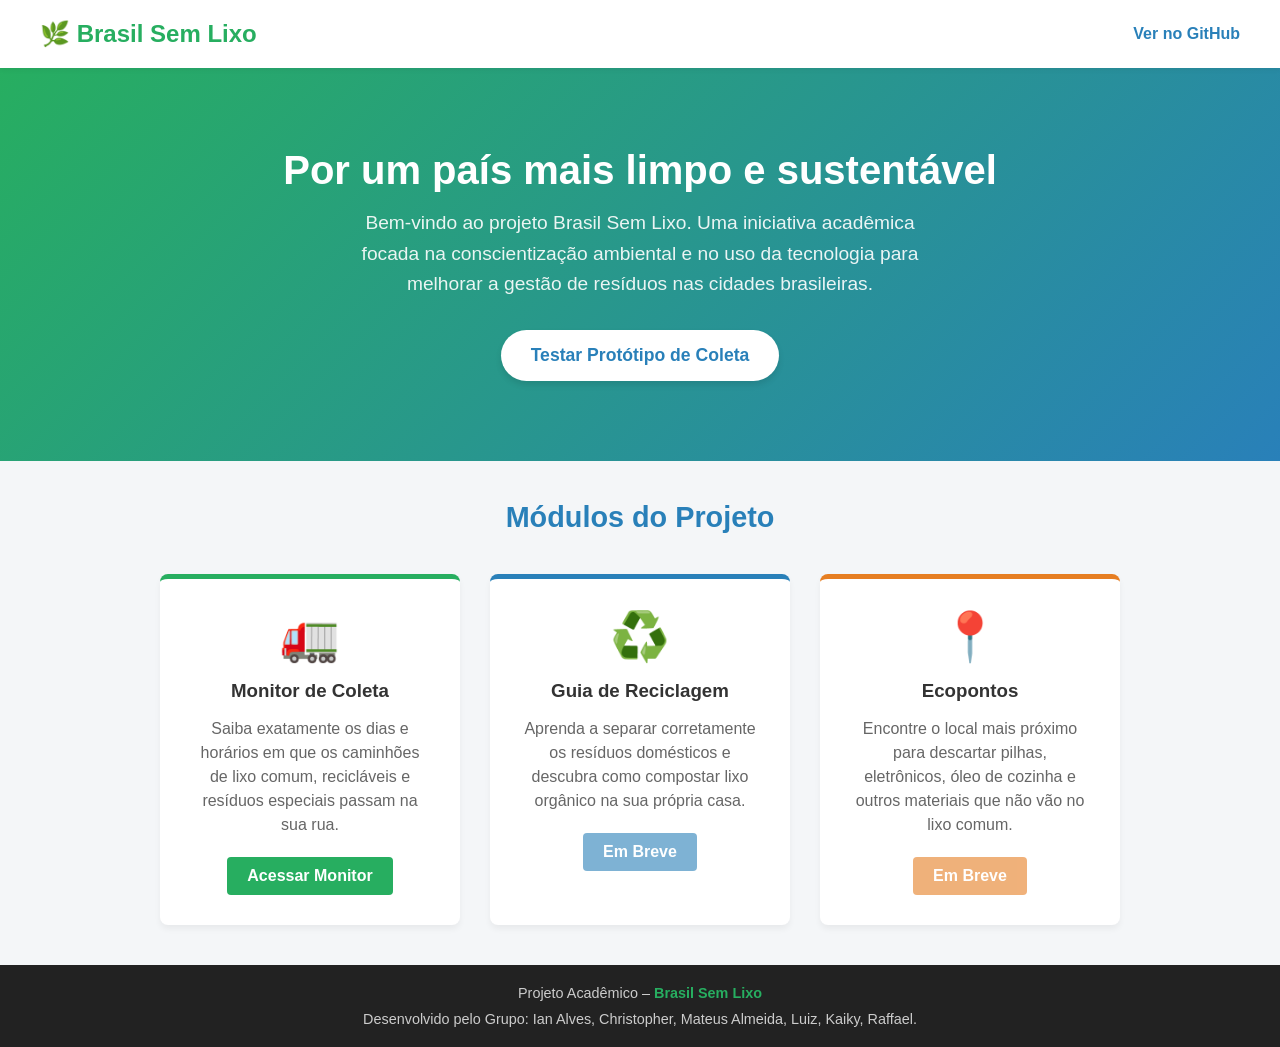
<file: index.html>
<!DOCTYPE html>
<html lang="pt-BR">
<head>
  <meta charset="UTF-8">
  <meta name="viewport" content="width=device-width, initial-scale=1.0">
  <title>Brasil Sem Lixo – Página Inicial</title>
  <link rel="stylesheet" href="assets/css/index.css">
</head>
<body>

  <header>
    <h1>🌿 Brasil Sem Lixo</h1>
    <nav>
      <a href="https://github.com/Sousaian/BrasilSemLixo" target="_blank">Ver no GitHub</a>
    </nav>
  </header>

  <section class="hero">
    <h2>Por um país mais limpo e sustentável</h2>
    <p>Bem-vindo ao projeto Brasil Sem Lixo. Uma iniciativa acadêmica focada na conscientização ambiental e no uso da tecnologia para melhorar a gestão de resíduos nas cidades brasileiras.</p>
    <a href="monitor.html" class="btn-cta">Testar Protótipo de Coleta</a>
  </section>

  <main>
    <h2 class="section-title">Módulos do Projeto</h2>
    
    <div class="modules-grid">
      <!-- Módulo 1: Monitor de Coleta -->
      <div class="module-card">
        <div class="icon">🚛</div>
        <h3>Monitor de Coleta</h3>
        <p>Saiba exatamente os dias e horários em que os caminhões de lixo comum, recicláveis e resíduos especiais passam na sua rua.</p>
        <a href="monitor.html">Acessar Monitor</a>
      </div>

      <!-- Módulo 2: Dicas de Reciclagem (Futuro/Placeholder) -->
      <div class="module-card" style="border-top-color: var(--cor-azul);">
        <div class="icon">♻️</div>
        <h3>Guia de Reciclagem</h3>
        <p>Aprenda a separar corretamente os resíduos domésticos e descubra como compostar lixo orgânico na sua própria casa.</p>
        <a href="#" style="background-color: var(--cor-azul); opacity: 0.6; cursor: not-allowed;" onclick="event.preventDefault(); alert('Módulo em desenvolvimento!');">Em Breve</a>
      </div>

      <!-- Módulo 3: Pontos de Descarte (Futuro/Placeholder) -->
      <div class="module-card" style="border-top-color: #e67e22;">
        <div class="icon">📍</div>
        <h3>Ecopontos</h3>
        <p>Encontre o local mais próximo para descartar pilhas, eletrônicos, óleo de cozinha e outros materiais que não vão no lixo comum.</p>
        <a href="#" style="background-color: #e67e22; opacity: 0.6; cursor: not-allowed;" onclick="event.preventDefault(); alert('Módulo em desenvolvimento!');">Em Breve</a>
      </div>
    </div>
  </main>

  <footer>
    <p>Projeto Acadêmico – <span>Brasil Sem Lixo</span></p>
    <p style="margin-top: 10px;">Desenvolvido pelo Grupo: Ian Alves, Christopher, Mateus Almeida, Luiz, Kaiky, Raffael.</p>
  </footer>

</body>
</html>
</file>
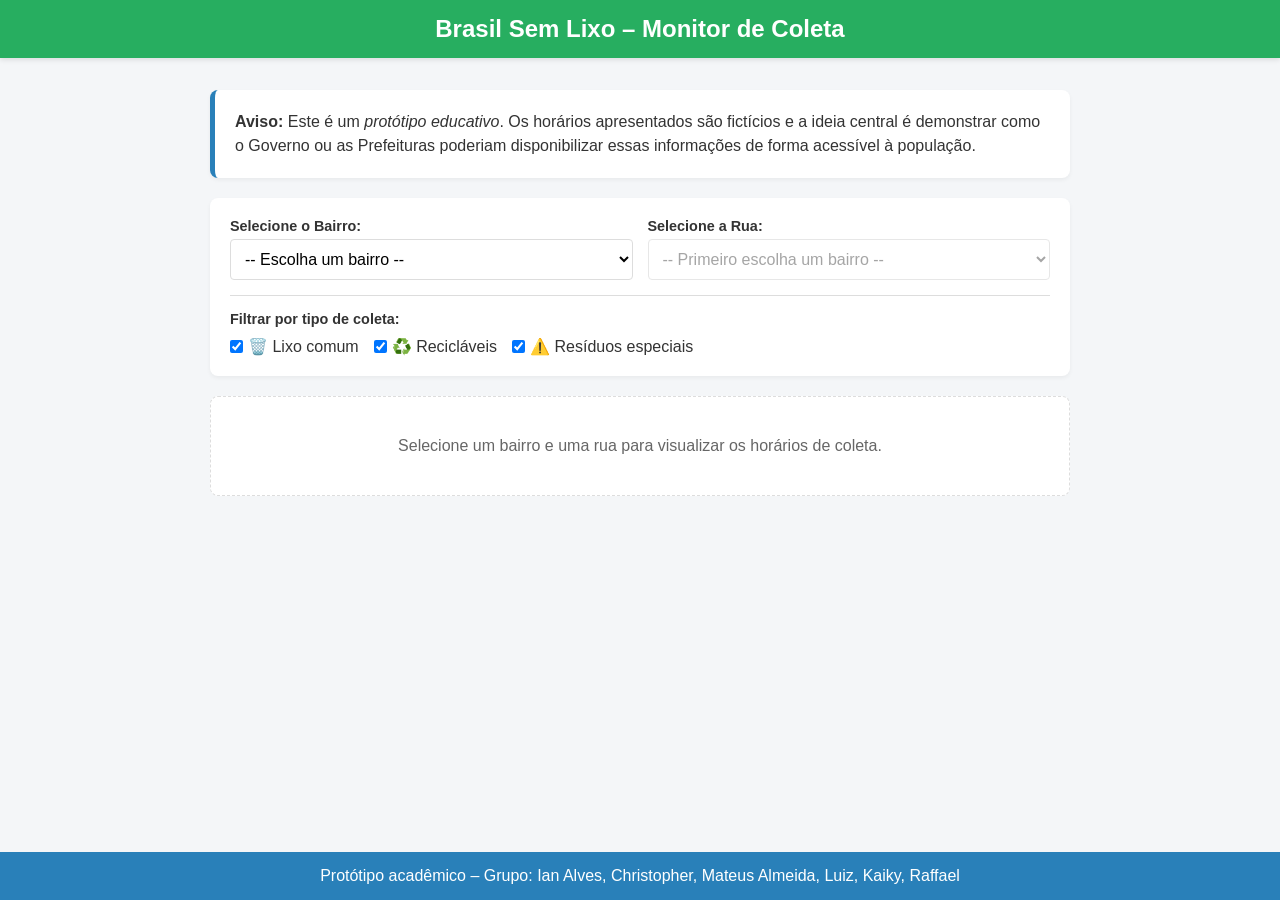
<file: monitor.html>
<!DOCTYPE html>
<html lang="pt-BR">
<head>
  <meta charset="UTF-8">
  <meta name="viewport" content="width=device-width, initial-scale=1.0">
  <title>Brasil Sem Lixo – Monitor de Coleta</title>
  <link rel="stylesheet" href="assets/css/monitor.css">
</head>
<body>

  <header>
    <h2>Brasil Sem Lixo – Monitor de Coleta</h2>
  </header>

  <main>
    <section class="intro-section">
      <p><strong>Aviso:</strong> Este é um <em>protótipo educativo</em>. Os horários apresentados são fictícios e a ideia central é demonstrar como o Governo ou as Prefeituras poderiam disponibilizar essas informações de forma acessível à população.</p>
    </section>

    <section class="controls-section">
      <div class="form-group">
        <div class="form-item">
          <label for="bairroSelect">Selecione o Bairro:</label>
          <select id="bairroSelect">
            <option value="">-- Escolha um bairro --</option>
            </select>
        </div>
        <div class="form-item">
          <label for="ruaSelect">Selecione a Rua:</label>
          <select id="ruaSelect" disabled>
            <option value="">-- Primeiro escolha um bairro --</option>
            </select>
        </div>
      </div>

      <div class="filters-group">
        <h4>Filtrar por tipo de coleta:</h4>
        <div class="checkbox-container">
          <label class="checkbox-item">
            <input type="checkbox" name="tipoFiltro" value="Lixo comum" checked>
            🗑️ Lixo comum
          </label>
          <label class="checkbox-item">
            <input type="checkbox" name="tipoFiltro" value="Recicláveis" checked>
            ♻️ Recicláveis
          </label>
          <label class="checkbox-item">
            <input type="checkbox" name="tipoFiltro" value="Resíduos especiais" checked>
            ⚠️ Resíduos especiais
          </label>
        </div>
      </div>
    </section>

    <section id="resultsArea" class="results-section">
      <div class="message">
        Selecione um bairro e uma rua para visualizar os horários de coleta.
      </div>
    </section>
  </main>

  <footer>
    <p>Protótipo acadêmico – Grupo: Ian Alves, Christopher, Mateus Almeida, Luiz, Kaiky, Raffael</p>
  </footer>

  <script src="assets/js/monitor.js"></script>
</body>
</html>
</file>
<file: assets/css/index.css>
/* 1. RESET E VARIÁVEIS DE ESTILO */
:root {
  --cor-fundo: #f4f6f8;
  --cor-verde: #27ae60;
  --cor-verde-escuro: #219150;
  --cor-azul: #2980b9;
  --cor-azul-escuro: #1c5980;
  --cor-texto: #333333;
  --cor-borda: #dddddd;
  --cor-card-bg: #ffffff;
}

* {
  margin: 0;
  padding: 0;
  box-sizing: border-box;
  font-family: 'Segoe UI', Tahoma, Geneva, Verdana, sans-serif;
}

body {
  background-color: var(--cor-fundo);
  color: var(--cor-texto);
  display: flex;
  flex-direction: column;
  min-height: 100vh;
}

/* 2. CABEÇALHO (HEADER) */
header {
  background-color: var(--cor-card-bg);
  padding: 20px 40px;
  display: flex;
  justify-content: space-between;
  align-items: center;
  box-shadow: 0 2px 5px rgba(0,0,0,0.05);
  position: sticky;
  top: 0;
  z-index: 100;
}

header h1 {
  color: var(--cor-verde);
  font-size: 1.5rem;
  display: flex;
  align-items: center;
  gap: 10px;
}

nav a {
  text-decoration: none;
  color: var(--cor-azul);
  font-weight: bold;
  transition: color 0.3s;
}

nav a:hover {
  color: var(--cor-azul-escuro);
}

/* 3. SEÇÃO HERO (DESTAQUE) */
.hero {
  background: linear-gradient(135deg, var(--cor-verde) 0%, var(--cor-azul) 100%);
  color: white;
  text-align: center;
  padding: 80px 20px;
}

.hero h2 {
  font-size: 2.5rem;
  margin-bottom: 15px;
}

.hero p {
  font-size: 1.2rem;
  max-width: 600px;
  margin: 0 auto 30px auto;
  line-height: 1.6;
  opacity: 0.9;
}

.btn-cta {
  display: inline-block;
  background-color: #ffffff;
  color: var(--cor-azul);
  padding: 15px 30px;
  font-size: 1.1rem;
  font-weight: bold;
  text-decoration: none;
  border-radius: 50px;
  box-shadow: 0 4px 6px rgba(0,0,0,0.1);
  transition: transform 0.2s, box-shadow 0.2s;
}

.btn-cta:hover {
  transform: translateY(-3px);
  box-shadow: 0 6px 12px rgba(0,0,0,0.15);
}

/* 4. CONTEÚDO PRINCIPAL (MÓDULOS/SOBRE) */
main {
  flex: 1;
  max-width: 1000px;
  margin: 0 auto;
  padding: 40px 20px;
  width: 100%;
}

.section-title {
  text-align: center;
  margin-bottom: 40px;
  color: var(--cor-azul);
  font-size: 1.8rem;
}

.modules-grid {
  display: grid;
  grid-template-columns: repeat(auto-fit, minmax(300px, 1fr));
  gap: 30px;
}

.module-card {
  background-color: var(--cor-card-bg);
  border-radius: 8px;
  padding: 30px;
  text-align: center;
  box-shadow: 0 4px 6px rgba(0,0,0,0.05);
  border-top: 5px solid var(--cor-verde);
  transition: transform 0.3s;
}

.module-card:hover {
  transform: translateY(-5px);
}

.module-card .icon {
  font-size: 3rem;
  margin-bottom: 15px;
}

.module-card h3 {
  color: var(--cor-texto);
  margin-bottom: 15px;
}

.module-card p {
  color: #666;
  line-height: 1.5;
  margin-bottom: 20px;
}

.module-card a {
  display: inline-block;
  text-decoration: none;
  background-color: var(--cor-verde);
  color: white;
  padding: 10px 20px;
  border-radius: 4px;
  font-weight: bold;
  transition: background-color 0.3s;
}

.module-card a:hover {
  background-color: var(--cor-verde-escuro);
}

/* 5. RODAPÉ (FOOTER) */
footer {
  background-color: #222;
  color: #ccc;
  text-align: center;
  padding: 20px;
  font-size: 0.9rem;
}

footer span {
  color: var(--cor-verde);
  font-weight: bold;
}

/* Responsividade */
@media (max-width: 600px) {
  header {
    flex-direction: column;
    gap: 15px;
  }
  .hero h2 {
    font-size: 2rem;
  }
}
</file>
<file: assets/css/monitor.css>
/* 1. RESET E VARIÁVEIS DE ESTILO
*/
:root {
  --cor-fundo: #f4f6f8;
  --cor-verde: #27ae60;
  --cor-azul: #2980b9;
  --cor-texto: #333333;
  --cor-borda: #dddddd;
  --cor-card-bg: #ffffff;

  /* Cores por tipo de coleta */
  --cor-comum: #7f8c8d; /* Cinza */
  --cor-reciclavel: #27ae60; /* Verde */
  --cor-especial: #e67e22; /* Laranja */
}

* {
  margin: 0;
  padding: 0;
  box-sizing: border-box;
  font-family: 'Segoe UI', Tahoma, Geneva, Verdana, sans-serif;
}

body {
  background-color: var(--cor-fundo);
  color: var(--cor-texto);
  /* Espaço extra para o header fixo */
  padding-top: 70px;
  display: flex;
  flex-direction: column;
  min-height: 100vh;
}

/* 2. HEADER E FOOTER 
*/
header {
  position: fixed;
  top: 0;
  left: 0;
  width: 100%;
  background-color: var(--cor-verde);
  color: white;
  padding: 15px 20px;
  box-shadow: 0 2px 5px rgba(0,0,0,0.1);
  z-index: 1000;
  text-align: center;
}

footer {
  background-color: var(--cor-azul);
  color: white;
  text-align: center;
  padding: 15px;
  margin-top: auto;
}

/* 3. ESTRUTURA PRINCIPAL E LAYOUT
*/
main {
  max-width: 900px;
  margin: 0 auto;
  padding: 20px;
  width: 100%;
}

.intro-section {
  background-color: var(--cor-card-bg);
  padding: 20px;
  border-radius: 8px;
  margin-bottom: 20px;
  border-left: 5px solid var(--cor-azul);
  box-shadow: 0 2px 4px rgba(0,0,0,0.05);
}

.intro-section p {
  line-height: 1.5;
}

/* 4. FORMULÁRIOS E FILTROS
*/
.controls-section {
  background-color: var(--cor-card-bg);
  padding: 20px;
  border-radius: 8px;
  margin-bottom: 20px;
  box-shadow: 0 2px 4px rgba(0,0,0,0.05);
}

.form-group {
  display: flex;
  gap: 15px;
  margin-bottom: 15px;
  flex-wrap: wrap;
}

.form-item {
  flex: 1;
  min-width: 200px;
  display: flex;
  flex-direction: column;
}

.form-item label {
  font-weight: bold;
  margin-bottom: 5px;
  font-size: 0.9rem;
}

select {
  padding: 10px;
  border: 1px solid var(--cor-borda);
  border-radius: 4px;
  font-size: 1rem;
  background-color: #fff;
}

.filters-group {
  padding-top: 15px;
  border-top: 1px solid var(--cor-borda);
}

.filters-group h4 {
  margin-bottom: 10px;
  font-size: 0.9rem;
}

.checkbox-container {
  display: flex;
  gap: 15px;
  flex-wrap: wrap;
}

.checkbox-item {
  display: flex;
  align-items: center;
  gap: 5px;
  cursor: pointer;
}

/* 5. ÁREA DE RESULTADOS (CARDS)
*/
.results-section {
  display: grid;
  grid-template-columns: repeat(auto-fill, minmax(280px, 1fr));
  gap: 20px;
}

.card {
  background-color: var(--cor-card-bg);
  border-radius: 8px;
  padding: 20px;
  box-shadow: 0 4px 6px rgba(0,0,0,0.08);
  transition: transform 0.2s ease;
}

.card:hover {
  transform: translateY(-3px);
}

.card-header {
  display: flex;
  align-items: center;
  gap: 10px;
  margin-bottom: 15px;
  padding-bottom: 10px;
  border-bottom: 1px solid var(--cor-borda);
  font-weight: bold;
  font-size: 1.1rem;
}

.card-body p {
  margin-bottom: 8px;
  font-size: 0.95rem;
}

.message {
  grid-column: 1 / -1;
  text-align: center;
  padding: 40px 20px;
  background-color: var(--cor-card-bg);
  border-radius: 8px;
  color: #666;
  border: 1px dashed var(--cor-borda);
}

/* Responsividade */
@media (max-width: 600px) {
  .results-section {
    grid-template-columns: 1fr; /* Cards ocupam 100% da largura */
  }
}
</file>
